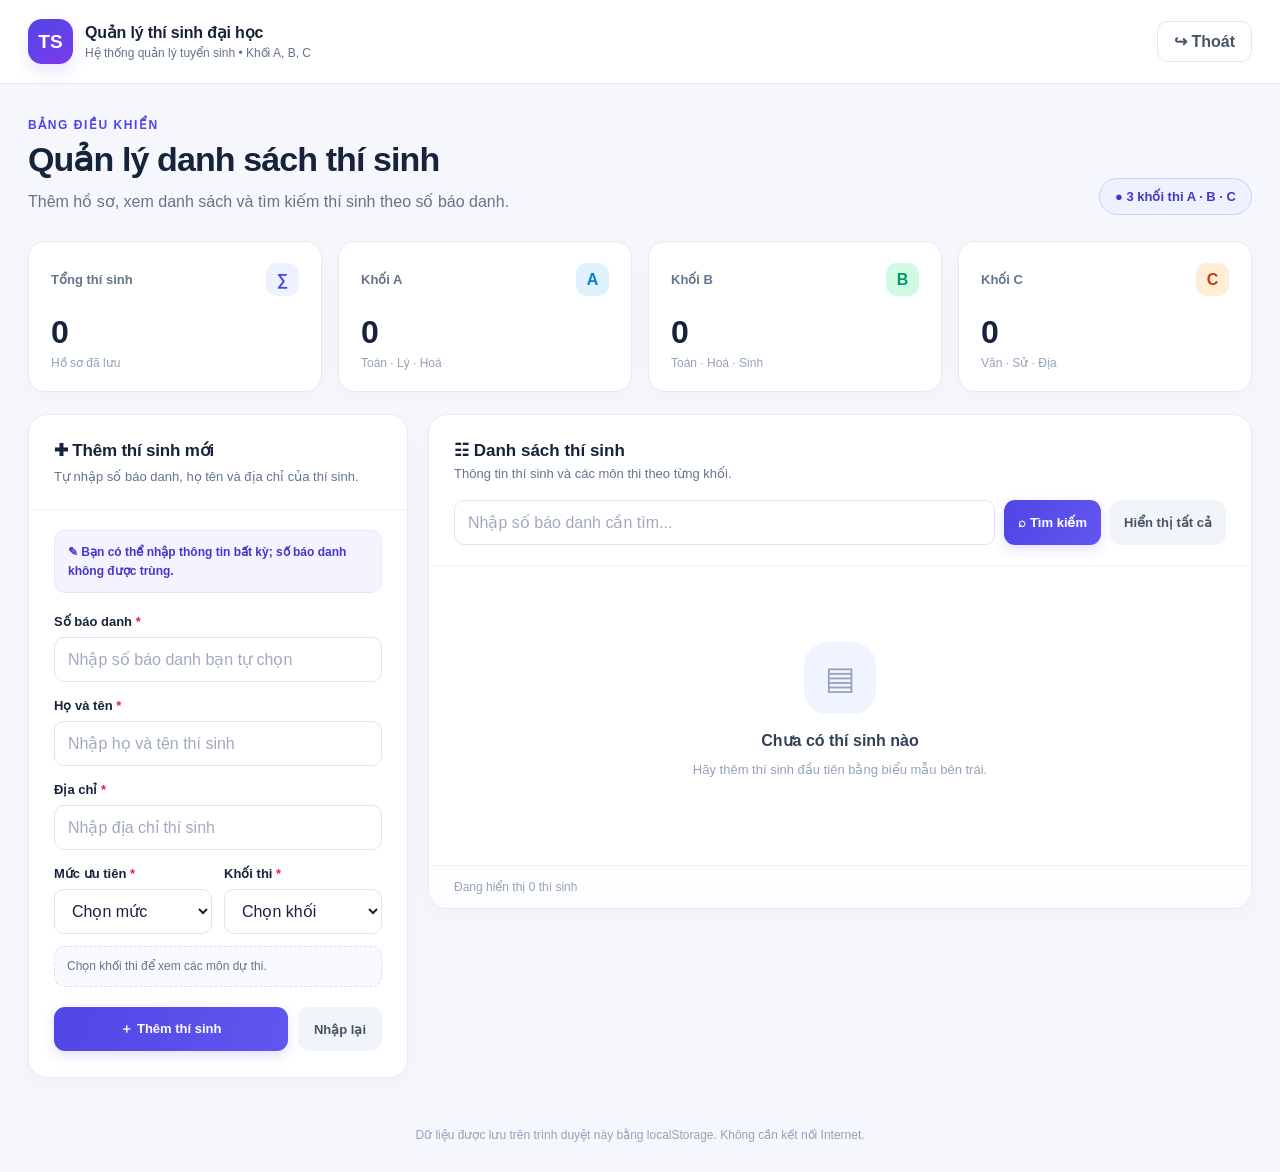
<file: index.html>
<!DOCTYPE html>
<!--
  PHÂN CÔNG CÔNG VIỆC NHÓM (CHỈ GHI TRONG MÃ NGUỒN, KHÔNG HIỂN THỊ TRÊN WEBSITE)
  1. PHẠM GIA HUY: Lớp ThiSinh và lớp khối A/B/C; kiểm tra và thêm thí sinh.
     File phụ trách: js/models.js, js/add.js.
  2. VŨ TẤN TÀI: Hiển thị danh sách, khối và môn thi; tìm theo số báo danh.
     File phụ trách: js/display.js, js/search.js.
  3. TRƯƠNG THÀNH TRUNG: Lưu trữ, thống kê, thoát/vào lại, giao diện, tích hợp.
     File phụ trách: js/storage.js, js/app.js, index.html, style.css.
  Ghi chú: Để xem phần phân công, mở file bằng Visual Studio Code và xem mã nguồn.
-->
<html lang="vi">
<head>
  <meta charset="UTF-8" />
  <meta name="viewport" content="width=device-width, initial-scale=1.0" />
  <meta name="description" content="Hệ thống quản lý thí sinh dự thi đại học khối A, B, C" />
  <title>Quản lý thí sinh dự thi đại học</title>
  <!-- TRƯƠNG THÀNH TRUNG: Thiết kế giao diện website -->
  <link rel="stylesheet" href="style.css" />
</head>
<body>
  <div id="app">
    <!-- TRƯƠNG THÀNH TRUNG: Thanh điều hướng & thoát -->
    <header class="topbar">
      <div class="topbar-inner">
        <div class="brand">
          <div class="brand-icon">TS</div>
          <div>
            <h1>Quản lý thí sinh đại học</h1>
            <span>Hệ thống quản lý tuyển sinh • Khối A, B, C</span>
          </div>
        </div>
        <button id="btnExit" type="button" class="exit-button">↪ Thoát</button>
      </div>
    </header>

    <main class="page">
      <div class="heading">
        <div>
          <p class="eyebrow">BẢNG ĐIỀU KHIỂN</p>
          <h2>Quản lý danh sách thí sinh</h2>
          <p>Thêm hồ sơ, xem danh sách và tìm kiếm thí sinh theo số báo danh.</p>
        </div>
        <div class="year-badge">● 3 khối thi A · B · C</div>
      </div>

      <!-- TRƯƠNG THÀNH TRUNG: Khu vực thống kê số lượng theo khối -->
      <section class="stats" aria-label="Thống kê thí sinh">
        <div class="stat"><div class="stat-top"><span class="stat-label">Tổng thí sinh</span><span class="stat-icon purple">∑</span></div><div id="totalCount" class="stat-value">0</div><div class="stat-note">Hồ sơ đã lưu</div></div>
        <div class="stat"><div class="stat-top"><span class="stat-label">Khối A</span><span class="stat-icon blue">A</span></div><div id="countA" class="stat-value">0</div><div class="stat-note">Toán · Lý · Hoá</div></div>
        <div class="stat"><div class="stat-top"><span class="stat-label">Khối B</span><span class="stat-icon green">B</span></div><div id="countB" class="stat-value">0</div><div class="stat-note">Toán · Hoá · Sinh</div></div>
        <div class="stat"><div class="stat-top"><span class="stat-label">Khối C</span><span class="stat-icon orange">C</span></div><div id="countC" class="stat-value">0</div><div class="stat-note">Văn · Sử · Địa</div></div>
      </section>

      <div class="layout">
        <!-- PHẠM GIA HUY: Biểu mẫu thêm mới thí sinh -->
        <section class="panel" aria-labelledby="formTitle">
          <div class="panel-header"><h3 id="formTitle">✚ Thêm thí sinh mới</h3><p>Tự nhập số báo danh, họ tên và địa chỉ của thí sinh.</p></div>
          <div class="form-body">
            <!-- PHẠM GIA HUY: Người dùng tự nhập thông tin, không đặt sẵn giá trị cố định. -->
            <form id="studentForm" novalidate>
              <p class="input-note">✎ Bạn có thể nhập thông tin bất kỳ; số báo danh không được trùng.</p>
              <div class="field"><label for="soBaoDanh">Số báo danh <span class="req">*</span></label><input id="soBaoDanh" type="text" placeholder="Nhập số báo danh bạn tự chọn" maxlength="30" autocomplete="off" spellcheck="false" required /></div>
              <div class="field"><label for="hoTen">Họ và tên <span class="req">*</span></label><input id="hoTen" type="text" placeholder="Nhập họ và tên thí sinh" maxlength="100" autocomplete="off" required /></div>
              <div class="field"><label for="diaChi">Địa chỉ <span class="req">*</span></label><input id="diaChi" type="text" placeholder="Nhập địa chỉ thí sinh" maxlength="200" autocomplete="off" required /></div>
              <div class="field-row">
                <div class="field"><label for="mucUuTien">Mức ưu tiên <span class="req">*</span></label><select id="mucUuTien" required><option value="">Chọn mức</option><option value="1">Mức 1</option><option value="2">Mức 2</option><option value="3">Mức 3</option><option value="Không">Không ưu tiên</option></select></div>
                <div class="field"><label for="khoiThi">Khối thi <span class="req">*</span></label><select id="khoiThi" required><option value="">Chọn khối</option><option value="A">Khối A</option><option value="B">Khối B</option><option value="C">Khối C</option></select></div>
              </div>
              <div id="subjectPreview" class="subject-preview">Chọn khối thi để xem các môn dự thi.</div>
              <div class="form-actions"><button class="btn btn-primary" type="submit">＋ Thêm thí sinh</button><button class="btn btn-muted" type="reset">Nhập lại</button></div>
              <div id="notice" role="status" aria-live="polite" hidden></div>
            </form>
          </div>
        </section>

        <!-- VŨ TẤN TÀI: Bảng danh sách và công cụ tìm kiếm -->
        <section class="panel" aria-labelledby="listTitle">
          <div class="list-top"><h3 id="listTitle">☷ Danh sách thí sinh</h3><p>Thông tin thí sinh và các môn thi theo từng khối.</p>
            <div class="searchbar">
              <input type="search" id="searchSBD" aria-label="Tìm số báo danh" placeholder="Nhập số báo danh cần tìm..." maxlength="30" autocomplete="off" />
              <button id="btnSearch" type="button" class="btn btn-primary">⌕ Tìm kiếm</button>
              <button id="btnShowAll" type="button" class="btn btn-muted">Hiển thị tất cả</button>
            </div>
          </div>
          <div id="tableWrap" class="table-wrap" hidden>
            <table>
              <thead><tr><th>Số báo danh</th><th>Thí sinh</th><th>Địa chỉ</th><th>Ưu tiên</th><th>Khối thi</th><th>Môn thi</th></tr></thead>
              <tbody id="studentRows"></tbody>
            </table>
          </div>
          <div id="emptyState" class="empty"><div class="empty-icon">▤</div><h4 id="emptyTitle">Chưa có thí sinh nào</h4><p id="emptyDescription">Hãy thêm thí sinh đầu tiên bằng biểu mẫu bên trái.</p></div>
          <div class="list-footer" id="resultSummary">Đang hiển thị 0 thí sinh</div>
        </section>
      </div>
    </main>
    <footer class="help">Dữ liệu được lưu trên trình duyệt này bằng localStorage. Không cần kết nối Internet.</footer>
  </div>

  <section id="exitScreen" class="exit-screen" hidden>
    <div class="exit-card"><div class="exit-mark">✓</div><h2>Đã thoát chương trình</h2><p>Phiên làm việc đã kết thúc. Danh sách thí sinh vẫn được lưu trên trình duyệt này.</p><button id="btnReturn" class="btn btn-primary" type="button">Vào lại chương trình →</button></div>
  </section>

  <!-- THỨ TỰ TẢI FILE LÀ QUAN TRỌNG: Models -> Storage -> UI -> App -->
  <!-- PHẠM GIA HUY: Các lớp thí sinh (OOP) -->
  <script src="js/models.js"></script>
  <!-- TRƯƠNG THÀNH TRUNG: Lớp quản lý và lưu trữ dữ liệu -->
  <script src="js/storage.js"></script>
  <!-- VŨ TẤN TÀI: Hiển thị danh sách, tìm kiếm -->
  <script src="js/display.js"></script>
  <script src="js/search.js"></script>
  <!-- PHẠM GIA HUY: Thêm thí sinh và kiểm tra dữ liệu nhập -->
  <script src="js/add.js"></script>
  <!-- TRƯƠNG THÀNH TRUNG: Thống kê, thoát, kết nối các thành phần -->
  <script src="js/app.js"></script>
</body>
</html>
</file>
<file: style.css>
/* Giao diện website quản lý thí sinh — phụ trách: TRƯƠNG THÀNH TRUNG. */
:root {
      --indigo: #4f46e5;
      --indigo-dark: #3730a3;
      --indigo-pale: #eef2ff;
      --text: #17233b;
      --muted: #64748b;
      --line: #e7eaf1;
      --background: #f5f7fc;
      --white: #fff;
      --radius: 19px;
      font-family: Inter, ui-sans-serif, -apple-system, BlinkMacSystemFont, "Segoe UI", Arial, sans-serif;
      color: var(--text);
    }
    * { box-sizing: border-box; }
    body { margin: 0; background: var(--background); min-height: 100vh; }
    button, input, select { font: inherit; }
    button { cursor: pointer; }
    button:focus-visible, input:focus-visible, select:focus-visible {
      outline: 3px solid #c7d2fe;
      outline-offset: 2px;
    }
    [hidden] { display: none !important; }
    .topbar { background: white; border-bottom: 1px solid var(--line); }
    .topbar-inner { max-width: 1380px; padding: 19px 28px; margin: auto; display: flex; align-items: center; justify-content: space-between; gap: 16px; }
    .brand { display: flex; align-items: center; gap: 12px; }
    .brand-icon { width: 45px; height: 45px; background: linear-gradient(145deg, #4f46e5, #7c3aed); border-radius: 14px; display: grid; place-items: center; color: white; font-size: 19px; font-weight: 850; box-shadow: 0 8px 15px #4f46e51f; }
    .brand h1 { font-size: 16px; line-height: 1.25; margin: 0; letter-spacing: -.2px; }
    .brand span { display: block; font-size: 12px; color: var(--muted); margin-top: 3px; }
    .exit-button { border: 1px solid #e2e8f0; background: #fff; color: #475569; border-radius: 11px; padding: 10px 16px; font-weight: 700; }
    .exit-button:hover { background: #fff1f2; color: #be123c; border-color: #fecdd3; }
    .page { max-width: 1380px; margin: 0 auto; padding: 34px 28px 50px; }
    .heading { display: flex; justify-content: space-between; align-items: end; gap: 24px; margin-bottom: 26px; }
    .eyebrow { margin: 0 0 7px; color: var(--indigo); font-size: 12px; letter-spacing: .13em; font-weight: 850; }
    .heading h2 { margin: 0 0 9px; font-size: clamp(25px, 3vw, 34px); line-height: 1.2; letter-spacing: -.9px; }
    .heading p:not(.eyebrow) { margin: 0; color: var(--muted); line-height: 1.65; }
    .year-badge { border: 1px solid #c7d2fe; background: #eef2ff; color: #4338ca; padding: 10px 15px; border-radius: 100px; font-size: 13px; font-weight: 800; white-space: nowrap; }
    .stats { display: grid; grid-template-columns: repeat(4, minmax(0, 1fr)); gap: 16px; margin-bottom: 22px; }
    .stat { background: var(--white); border: 1px solid var(--line); border-radius: 17px; padding: 21px 22px; box-shadow: 0 5px 20px #1b285206; }
    .stat-top { display: flex; align-items: center; justify-content: space-between; margin-bottom: 20px; }
    .stat-label { color: var(--muted); font-weight: 650; font-size: 13px; }
    .stat-icon { width: 33px; height: 33px; display: grid; place-items: center; font-weight: 900; border-radius: 11px; }
    .stat-value { font-size: 32px; font-weight: 850; line-height: 1; letter-spacing: -1px; }
    .stat-note { font-size: 12px; color: #94a3b8; margin-top: 8px; }
    .purple { color: #4f46e5; background: #eef2ff; }
    .blue { color: #0284c7; background: #e0f2fe; }
    .green { color: #059669; background: #d1fae5; }
    .orange { color: #c2410c; background: #ffedd5; }
    .layout { display: grid; grid-template-columns: minmax(290px, 380px) minmax(0, 1fr); gap: 20px; align-items: start; }
    .panel { background: white; border: 1px solid var(--line); border-radius: var(--radius); box-shadow: 0 8px 25px #1b285207; overflow: hidden; }
    .panel-header { padding: 25px 25px 21px; border-bottom: 1px solid #f0f2f6; }
    .panel-header h3 { margin: 0 0 6px; font-size: 17px; letter-spacing: -.2px; }
    .panel-header p { margin: 0; font-size: 13px; color: var(--muted); line-height: 1.6; }
    .form-body { padding: 22px 25px 26px; }
    .input-note { margin: -2px 0 21px; color: #4338ca; background: #f5f3ff; border: 1px solid #e0e7ff; padding: 12px 13px; border-radius: 11px; font-size: 12px; line-height: 1.55; font-weight: 650; }
    .field { margin-bottom: 16px; }
    label { display: block; font-size: 13px; font-weight: 750; margin-bottom: 8px; }
    .req { color: #e11d48; }
    input, select { width: 100%; padding: 12px 13px; min-height: 45px; background: #fff; border: 1px solid #dfe4ed; border-radius: 10px; color: var(--text); outline: none; transition: border-color .15s, box-shadow .15s; }
    input::placeholder { color: #a1aabd; }
    input:focus, select:focus { border-color: #818cf8; box-shadow: 0 0 0 3px #e0e7ff; }
    .field-row { display: grid; grid-template-columns: 1fr 1fr; gap: 12px; }
    .subject-preview { font-size: 12px; background: #f8faff; color: #64748b; border-radius: 10px; line-height: 1.6; border: 1px dashed #d8def0; padding: 10px 12px; margin-top: -4px; margin-bottom: 20px; }
    .subject-preview strong { color: #4f46e5; }
    .btn { border: 0; border-radius: 11px; padding: 12px 16px; font-size: 13px; font-weight: 800; min-height: 44px; white-space: nowrap; }
    .btn-primary { color: white; background: linear-gradient(110deg, #4f46e5, #6156ef); box-shadow: 0 5px 13px #4f46e528; }
    .btn-primary:hover { background: #4338ca; }
    .btn-muted { color: #475569; background: #f1f5f9; }
    .btn-muted:hover { background: #e2e8f0; }
    .form-actions { display: grid; grid-template-columns: 1fr auto; gap: 10px; }
    .notice { margin-top: 17px; border-radius: 10px; font-size: 13px; font-weight: 650; padding: 12px; line-height: 1.5; }
    .notice.success { color: #047857; background: #ecfdf5; border: 1px solid #a7f3d0; }
    .notice.error { color: #be123c; background: #fff1f2; border: 1px solid #fecdd3; }
    .list-top { padding: 25px 25px 20px; border-bottom: 1px solid #f0f2f6; }
    .list-top h3 { margin: 0 0 5px; font-size: 17px; }
    .list-top p { margin: 0 0 19px; color: var(--muted); font-size: 13px; }
    .searchbar { display: flex; gap: 9px; }
    .searchbar input { flex: 1; min-width: 100px; }
    .searchbar .btn { padding-inline: 14px; }
    .table-wrap { overflow-x: auto; }
    table { width: 100%; border-collapse: collapse; text-align: left; }
    th { font-size: 11px; letter-spacing: .035em; text-transform: uppercase; color: #64748b; background: #fafbff; padding: 15px 16px; white-space: nowrap; font-weight: 850; border-bottom: 1px solid var(--line); }
    td { padding: 17px 16px; border-bottom: 1px solid #f0f2f6; font-size: 13px; vertical-align: middle; }
    tr:last-child td { border-bottom: 0; }
    .sbd { font-weight: 850; color: #4338ca; font-size: 13px; white-space: nowrap; }
    .student { display: flex; align-items: center; gap: 10px; min-width: 135px; }
    .avatar { flex: none; width: 34px; height: 34px; border-radius: 11px; background: #eef2ff; color: #4f46e5; font-weight: 850; font-size: 14px; display: grid; place-items: center; }
    .student-name { font-weight: 760; }
    .subtle { color: var(--muted); line-height: 1.5; }
    .block-chip { display: inline-block; border-radius: 8px; padding: 7px 9px; font-weight: 850; white-space: nowrap; font-size: 12px; }
    .chip-A { color: #0369a1; background: #e0f2fe; }
    .chip-B { color: #047857; background: #d1fae5; }
    .chip-C { color: #c2410c; background: #ffedd5; }
    .priority { font-weight: 720; color: #475569; white-space: nowrap; }
    .empty { text-align: center; padding: 76px 22px 84px; color: #94a3b8; }
    .empty-icon { width: 72px; height: 72px; margin: 0 auto 17px; border-radius: 23px; background: #f1f5ff; display: grid; place-items: center; font-size: 32px; }
    .empty h4 { color: #334155; font-size: 16px; margin: 0 0 9px; }
    .empty p { margin: 0; font-size: 13px; line-height: 1.7; }
    .list-footer { padding: 14px 25px; color: #94a3b8; background: #fdfdff; border-top: 1px solid #f0f2f6; font-size: 12px; }
    .help { max-width: 1380px; margin: 0 auto; padding: 0 28px 30px; color: #94a3b8; text-align: center; font-size: 12px; }
    .exit-screen { min-height: 100vh; padding: 30px; display: grid; place-items: center; background: radial-gradient(circle at top left, #dbeafe 0, transparent 40%), #f8faff; }
    .exit-card { background: white; padding: 52px 36px; max-width: 465px; width: 100%; text-align: center; border: 1px solid var(--line); border-radius: 24px; box-shadow: 0 20px 50px #1b285217; }
    .exit-mark { background: #eef2ff; color: #4f46e5; font-size: 28px; font-weight: 900; display: grid; place-items: center; width: 72px; height: 72px; border-radius: 22px; margin: 0 auto 18px; }
    .exit-card h2 { margin: 0 0 12px; font-size: 25px; }
    .exit-card p { color: #64748b; margin: 0 0 27px; line-height: 1.7; font-size: 14px; }
    .exit-card .btn { padding-inline: 28px; }
    @media (max-width: 1100px) { .layout { grid-template-columns: 330px minmax(0, 1fr); } .table-wrap { overflow-x: auto; } table { min-width: 685px; } }
    @media (max-width: 820px) { .layout { grid-template-columns: 1fr; } .stats { grid-template-columns: repeat(2, minmax(0, 1fr)); } table { min-width: 700px; } }
    @media (max-width: 520px) { .topbar-inner, .page { padding-left: 17px; padding-right: 17px; } .brand h1 { font-size: 14px; } .brand span { font-size: 11px; } .brand-icon { width: 40px; height: 40px; } .heading { align-items: start; } .year-badge { display: none; } .stats { gap: 10px; } .stat { padding: 17px; } .stat-value { font-size: 27px; } .panel-header, .form-body, .list-top { padding-left: 19px; padding-right: 19px; } .searchbar { flex-wrap: wrap; } .searchbar input { flex-basis: 100%; } .searchbar .btn { flex: 1; } }
</file>
